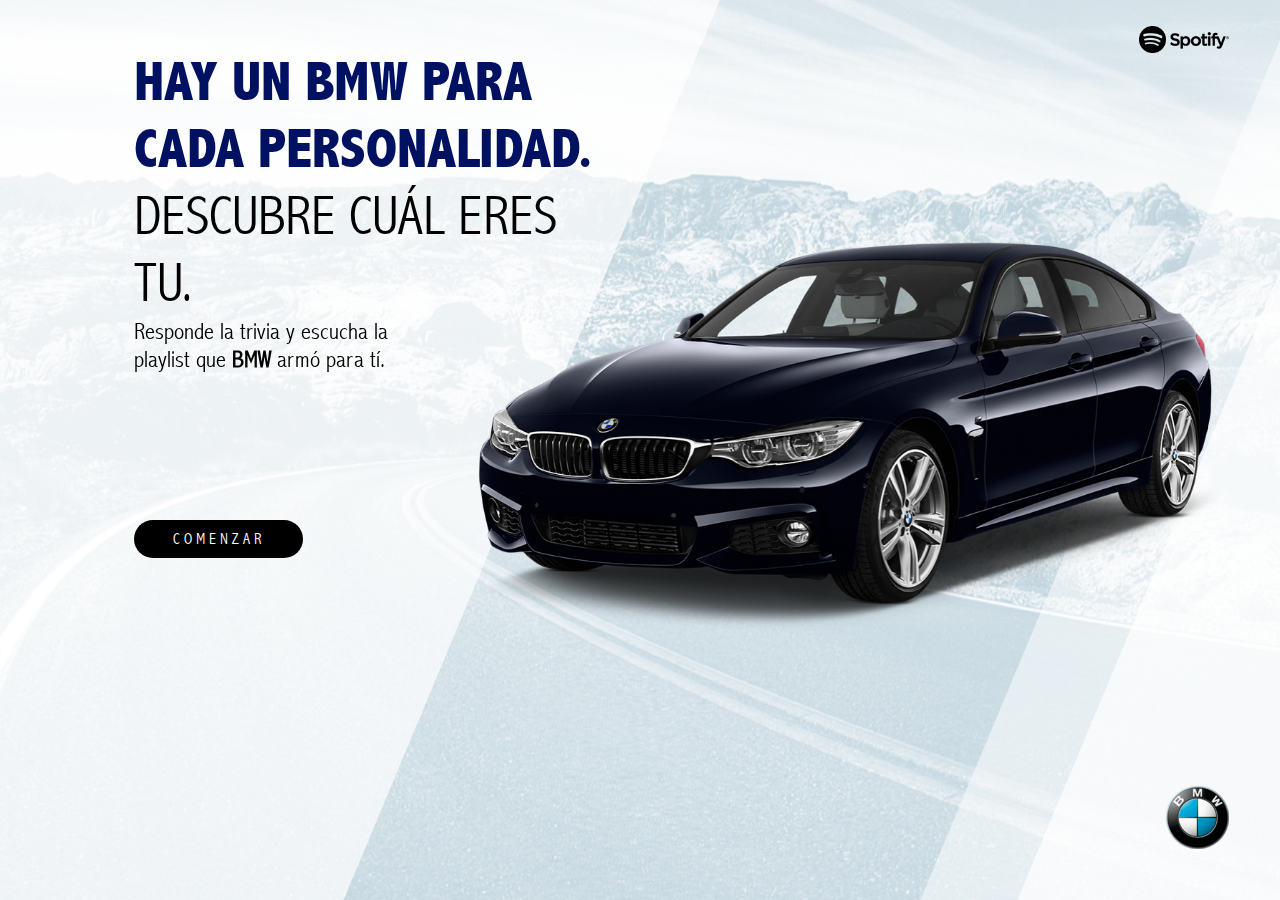
<file: index.html>
<!DOCTYPE html>
<html lang="en">
<head>
    <meta charset="UTF-8">
    <link rel="stylesheet" href="css/fonts/fonts.css">
    <link rel="stylesheet" media="(min-width: 1250px)" href="css/tema-1200.css" />
    <link rel="stylesheet" media="(min-width: 900px) and (max-width: 1249px)" href="css/tema-900.css" />
    <link rel="stylesheet" media="(min-width: 640px) and (max-width: 899px)" href="css/tema-640.css" />
    <link rel="stylesheet" media="(max-width: 639px)" href="css/tema-480.css" />
    <link rel="icon" type="image/png" href="img/favicon.png" />
    <title>BMW</title>
</head>
<body>
    <header>
        <img src="img/spotify.png" alt="spotify" class="spotify">
    </header>
    <section class="index">
        <div class="titulo">
            <span class="mayusculas abadibold azul">hay un bmw para cada personalidad.</span>
            <span class="mayusculas abadilight">Descubre cuál eres tu.</span>
        </div>
        <p class="abadilight subtitulo">Responde la trivia y escucha la playlist que <b class="mayusculas">bmw</b> armó para tí.</p>
        <img src="img/auto.png" alt="auto" class="auto">
        <a class="abadilight mayusculas boton" href="paso1.html">comenzar</a>
    </section>
    <footer>
        <img src="img/logo.png" alt="bmw" class="bmw">
    </footer>
</body>
</html>
</file>
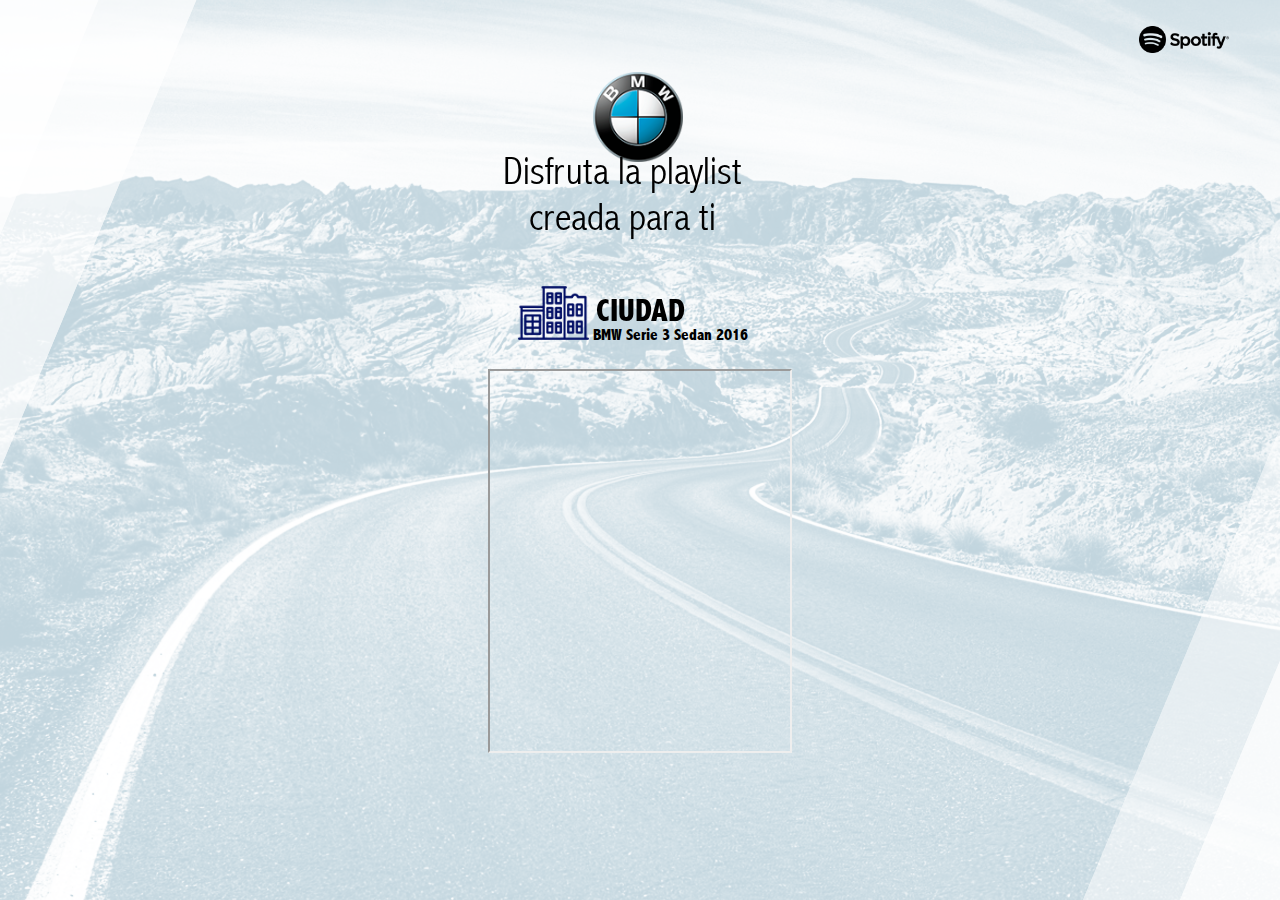
<file: final.html>
<!DOCTYPE html>
<html lang="en">
<head>
    <meta charset="UTF-8">
    <link rel="stylesheet" href="css/fonts/fonts.css">
    <link rel="stylesheet" media="(min-width: 1250px)" href="css/tema-paso-1200.css">
    <link rel="stylesheet" media="(min-width: 900px) and (max-width: 1249px)" href="css/tema-paso-900.css" />
    <link rel="stylesheet" media="(min-width: 640px) and (max-width: 899px)" href="css/tema-paso-640.css" />
    <link rel="stylesheet" media="(max-width: 639px)" href="css/tema-paso-480.css" />
    <link rel="icon" type="image/png" href="img/favicon.png" />
    <title>BMW</title>
</head>
<body>
<header>
    <img src="img/spotify.png" alt="spotify" class="spotify">
</header>
<section>
    <img src="img/logo.png" alt="bmw" class="bmw-paso">
    <span class="subtitulo abadilight subtitulo4">Disfruta la playlist creada para ti</span>
    <div class="div-ciudad paso3">
        <img src="img/ciudad.png" alt="ciudad">
        <p class="abadibold mayusculas">ciudad</p>
        <span class="abadibold">BMW Serie 3 Sedan 2016</span>
    </div>
    <iframe src="https://embed.spotify.com/?uri=spotify:user:spotify:playlist:3rgsDhGHZxZ9sB9DQWQfuf" width="300" height="380"></iframe>
</section>
</body>
</html>
</file>
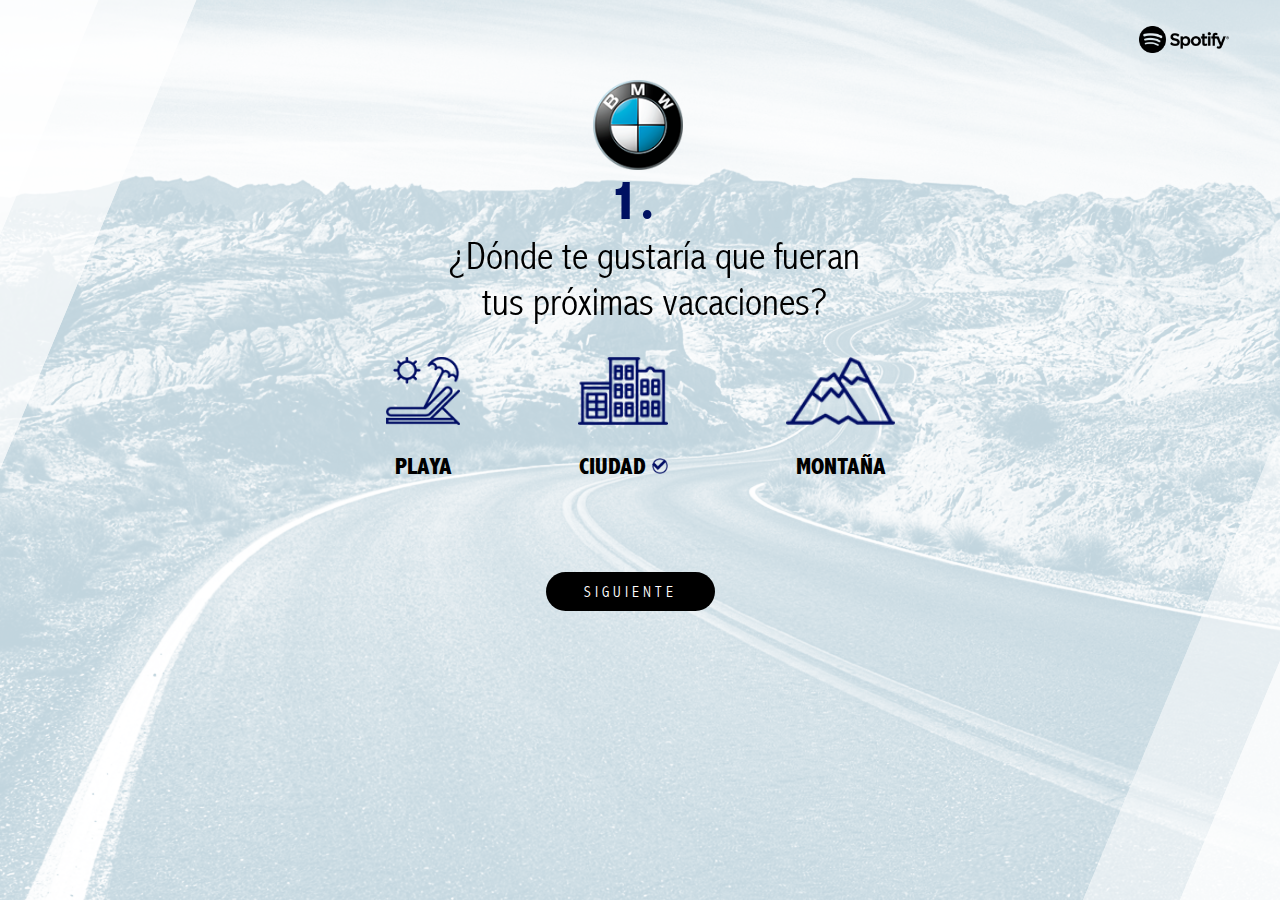
<file: paso1.html>
<!DOCTYPE html>
<html lang="en">
<head>
    <meta charset="UTF-8">
    <link rel="stylesheet" href="css/fonts/fonts.css">
    <link rel="stylesheet" media="(min-width: 1250px)" href="css/tema-paso-1200.css">
    <link rel="stylesheet" media="(min-width: 900px) and (max-width: 1249px)" href="css/tema-paso-900.css" />
    <link rel="stylesheet" media="(min-width: 640px) and (max-width: 899px)" href="css/tema-paso-640.css" />
    <link rel="stylesheet" media="(max-width: 639px)" href="css/tema-paso-480.css" />
    <link rel="icon" type="image/png" href="img/favicon.png" />
    <title>BMW - Paso 1</title>
</head>
<body>
    <header>
        <img src="img/spotify.png" alt="spotify" class="spotify">
    </header>
    <section>
        <img src="img/logo.png" alt="bmw" class="bmw-paso">
        <span class="titulo azul abadibold">1.</span>
        <span class="subtitulo abadilight">¿Dónde te gustaría que fueran tus próximas vacaciones?</span>
        <ul id="tamanio-lista">
            <li>
                <img src="img/playa.png" alt="playa">
                <p class="abadibold mayusculas">playa</p>
            </li>
            <li>
                <img src="img/ciudad.png" alt="ciudad">
                <p class="abadibold mayusculas">ciudad          <img id="tilde" src="img/tilde.png" alt="tilde"></p>
            </li>
            <li>
                <img src="img/montaña.png" alt="montania">
                <p class="abadibold mayusculas">montaña</p>
            </li>
        </ul>
        <a class="abadilight mayusculas boton-paso" href="paso2.html">siguiente</a>
    </section>
</body>
</html>
</file>
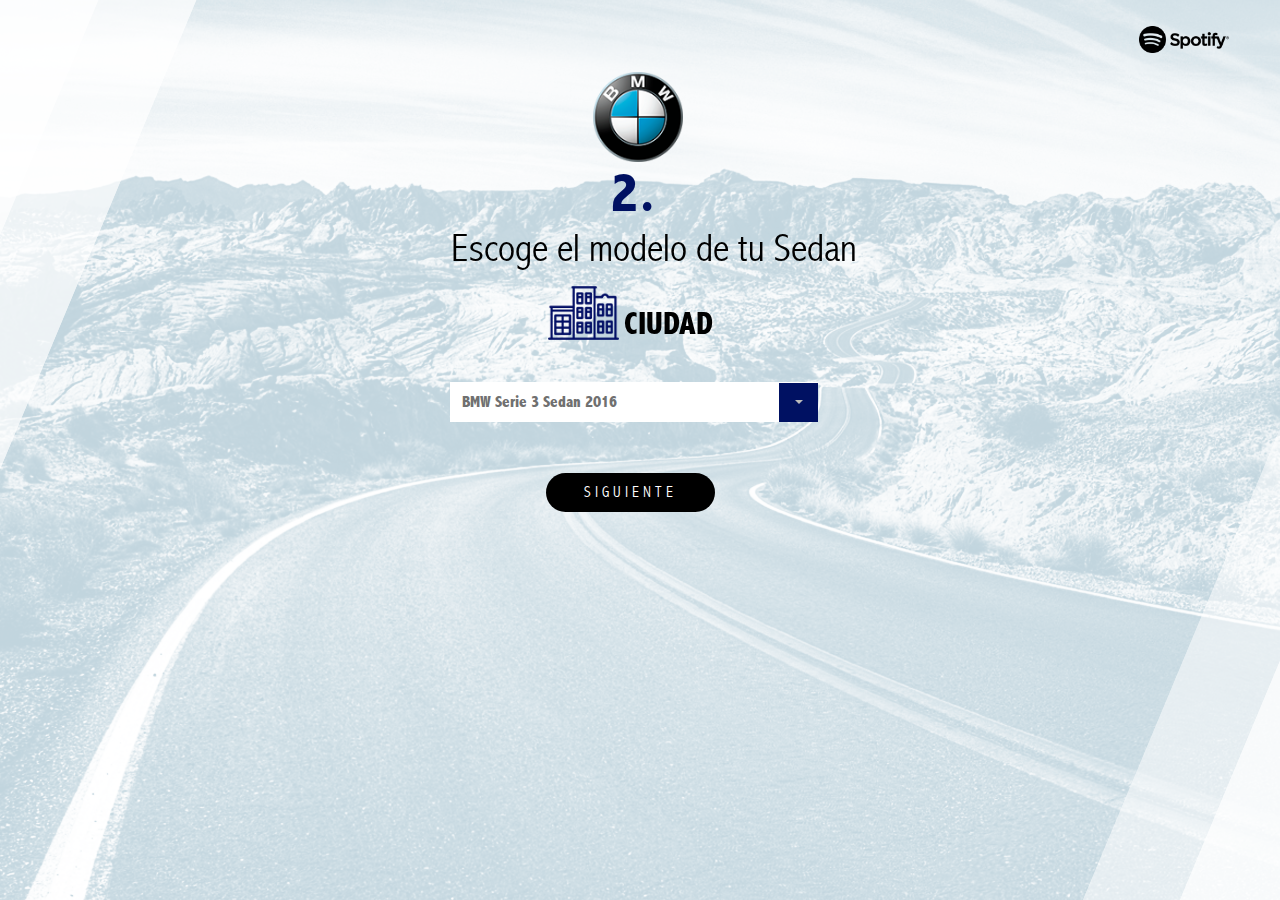
<file: paso2.html>
<!DOCTYPE html>
<html lang="en">
<head>
    <meta charset="UTF-8">
    <link rel="stylesheet" href="css/fonts/fonts.css">
    <link rel="stylesheet" href="css/selectric.css">
    <link rel="stylesheet" media="(min-width: 1250px)" href="css/tema-paso-1200.css">
    <link rel="stylesheet" media="(min-width: 900px) and (max-width: 1249px)" href="css/tema-paso-900.css" />
    <link rel="stylesheet" media="(min-width: 640px) and (max-width: 899px)" href="css/tema-paso-640.css" />
    <link rel="stylesheet" media="(max-width: 639px)" href="css/tema-paso-480.css" />
    <script src="js/jquery.js"></script>
    <script src="js/jquery.selectric.min.js"></script>
    <script>
        $(function() {
            $('select').selectric();
        });
    </script>
    <link rel="icon" type="image/png" href="img/favicon.png" />
    <title>BMW - Paso 2</title>
</head>
<body>
<header>
    <img src="img/spotify.png" alt="spotify" class="spotify">
</header>
<section>
    <img src="img/logo.png" alt="bmw" class="bmw-paso">
    <span class="titulo azul abadibold">2.</span>
    <span class="subtitulo abadilight">Escoge el modelo de tu Sedan</span>
    <div class="div-ciudad">
        <img src="img/ciudad.png" alt="ciudad">
        <p class="abadibold mayusculas">ciudad</p>
    </div>
    <div class="select abadibold">
        <select name="auto">
            <option value="serie3">BMW Serie 3 Sedan 2016</option>
            <option value="serie5">BMW Serie 5 Sedán 2016</option>
            <option value="serie7">BMW Serie 7 Sedan 2016</option>
            <option value="m3">BMW M3 Sedán 2016</option>
            <option value="m5">BMW M5 Sedán 2016</option>
        </select>
    </div>
    <a class="abadilight mayusculas boton-paso" href="paso3.html">siguiente</a>
</section>
</body>
</html>
</file>
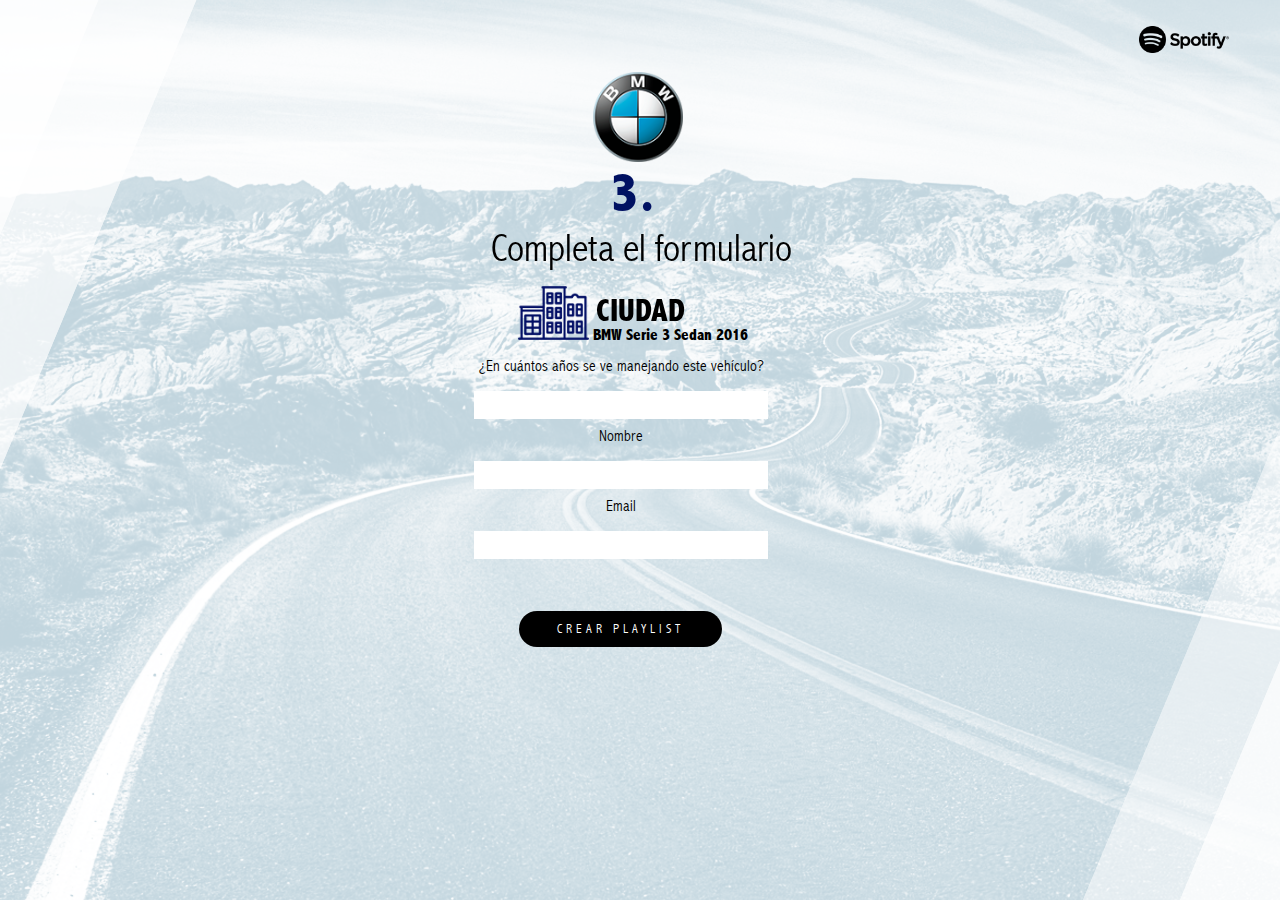
<file: paso3.html>
<!DOCTYPE html>
<html lang="en">
<head>
    <meta charset="UTF-8">
    <link rel="stylesheet" href="css/fonts/fonts.css">
    <link rel="stylesheet" media="(min-width: 1250px)" href="css/tema-paso-1200.css">
    <link rel="stylesheet" media="(min-width: 900px) and (max-width: 1249px)" href="css/tema-paso-900.css" />
    <link rel="stylesheet" media="(min-width: 640px) and (max-width: 899px)" href="css/tema-paso-640.css" />
    <link rel="stylesheet" media="(max-width: 639px)" href="css/tema-paso-480.css" />
    <link rel="icon" type="image/png" href="img/favicon.png" />
    <title>BMW - Paso 3</title>
</head>
<body>
<header>
    <img src="img/spotify.png" alt="spotify" class="spotify">
</header>
<section>
    <img src="img/logo.png" alt="bmw" class="bmw-paso">
    <span class="titulo azul abadibold">3.</span>
    <span class="subtitulo abadilight subtitulo3">Completa el formulario</span>
    <div class="div-ciudad paso3">
        <img src="img/ciudad.png" alt="ciudad">
        <p class="abadibold mayusculas">ciudad</p>
        <span class="abadibold">BMW Serie 3 Sedan 2016</span>
    </div>
    <div class="paso3 abadilight">
        <form action="final.html" method="post">
            <p>¿En cuántos años se ve manejando este vehículo?</p>
            <input type="text" name="tiempo">
            <p>Nombre</p>
            <input type="text" name="lastname">
            <p>Email</p>
            <input type="text" name="lastname">
            <br>
            <input class="abadilight mayusculas boton-paso" type="submit" value="crear playlist">
        </form>
    </div>
</section>
</body>
</html>
</file>
<file: css/fonts/fonts.css>
@font-face {
    font-family: 'AbadiMT-CondensedExtraBold';
    src: url('original_AbadiMTCondensedExtraBold.eot?#iefix') format('embedded-opentype'),
    url('original_AbadiMTCondensedExtraBold.woff') format('woff'),
    url('original_AbadiMTCondensedExtraBold.ttf') format('truetype');
    font-weight: normal;
    font-style: normal;
}

@font-face {
    font-family: 'AbadiMT-CondensedLight';
    src: url('original_AbadiMTCondensedLight.eot?#iefix') format('embedded-opentype'),
    url('original_AbadiMTCondensedLight.woff') format('woff'),
    url('original_AbadiMTCondensedLight.ttf') format('truetype');
    font-weight: normal;
    font-style: normal;
}

@font-face {
    font-family: 'AbadiMT-Condensed';
    src: url('original_AbadiMTCondensed.eot?#iefix') format('embedded-opentype'),
    url('original_AbadiMTCondensed.woff') format('woff'),
    url('original_AbadiMTCondensed.ttf') format('truetype');
    font-weight: normal;
    font-style: normal;
}

.abadibold{
    font-family: 'AbadiMT-CondensedExtraBold';
}

.abadilight{
    font-family: 'AbadiMT-CondensedLight';
}

.abadi{
    font-family: 'AbadiMT-Condensed';
}
</file>
<file: css/tema-1200.css>
body{
    background: url("../img/fondo.png") 100% no-repeat fixed;
    font-size: 1em;
}

.auto{
    position: relative;
    right: 0;
    margin: 11% 4% 0 42%;
    width: 90%;
}

.spotify{
    position: fixed;
    right: 0;
    top: 0;
    margin: 2% 4% 0 0;
    height: 3%;
}

.bmw{
    position: fixed;
    right: 0;
    bottom: 0;
    margin: 0 4% 4% 0;
    height: 7%;
}

.mayusculas{
    text-transform: uppercase;
}

.azul{
    color: #001162;
}

.index{
    margin-top: 12%;
    margin-left: 10%;
    margin-right: 25%;
}

.boton{
    color: white;
    background-color: black;
    border-radius: 40px;
    text-decoration: none;
    position: fixed;
    margin-top: -9%;
    padding: 0.8% 3% 0.8% 3%;
    letter-spacing: 4px;
}

.boton-paso{
    border: 0 solid transparent;
    color: white;
    background-color: black;
    border-radius: 40px;
    text-decoration: none;
    position: fixed;
    padding: 0.8% 3% 0.8% 3%;
    letter-spacing: 4px;
}

.titulo{
    position: fixed;
    font-size: 3.5em;
    width: 38%;
    margin-top: -8%;
}

.subtitulo{
    position: fixed;
    margin-top: 13%;
    font-size: 1.5em;
    width: 23%;
}

button{
    cursor: pointer;
}
</file>
<file: css/tema-900.css>
body{
    background: url("../img/fondo.png") 100% no-repeat fixed;
    font-size: 1em;
}

.auto{
    position: relative;
    right: 0;
    margin: 11% 4% 0 42%;
    width: 90%;
}

.spotify{
    position: fixed;
    right: 0;
    top: 0;
    margin: 2% 4% 0 0;
    height: 3%;
}

.bmw{
    position: fixed;
    right: 0;
    bottom: 0;
    margin: 0 4% 3% 0;
    width: 4%;
}

.mayusculas{
    text-transform: uppercase;
}

.azul{
    color: #001162;
}

.index{
    margin-top: 12%;
    margin-left: 10%;
    margin-right: 25%;
}

.boton{
    color: white;
    background-color: black;
    border-radius: 40px;
    text-decoration: none;
    position: fixed;
    margin-top: -9%;
    padding: 0.8% 3% 0.8% 3%;
    letter-spacing: 4px;
}

.boton-paso{
    border: 0 solid transparent;
    color: white;
    background-color: black;
    border-radius: 40px;
    text-decoration: none;
    position: fixed;
    padding: 0.8% 3% 0.8% 3%;
    letter-spacing: 4px;
}

.titulo{
    position: fixed;
    font-size: 2.5em;
    width: 38%;
    margin-top: -8%;
}

.subtitulo{
    position: fixed;
    margin-top: 17%;
    font-size: 1.5em;
    width: 26%;
}

button{
    cursor: pointer;
}
</file>
<file: css/tema-640.css>
body{
    background: url("../img/fondo.png") 100% no-repeat fixed;
    font-size: 1em;
}

.auto{
    position: relative;
    right: 0;
    margin: 11% 4% 0 42%;
    width: 90%;
}

.spotify{
    position: fixed;
    right: 0;
    top: 0;
    margin: 2% 4% 0 0;
    height: 3%;
}

.bmw{
    position: fixed;
    right: 0;
    bottom: 0;
    margin: 0 4% 3% 0;
    width: 4%;
}

.mayusculas{
    text-transform: uppercase;
}

.azul{
    color: #001162;
}

.index{
    margin-top: 12%;
    margin-left: 10%;
    margin-right: 25%;
}

.boton{
    color: white;
    background-color: black;
    border-radius: 40px;
    text-decoration: none;
    position: fixed;
    margin-top: -9%;
    padding: 0.8% 3% 0.8% 3%;
    letter-spacing: 4px;
}

.boton-paso{
    border: 0 solid transparent;
    color: white;
    background-color: black;
    border-radius: 40px;
    text-decoration: none;
    position: fixed;
    padding: 0.8% 3% 0.8% 3%;
    letter-spacing: 4px;
}

.titulo{
    position: fixed;
    font-size: 1.8em;
    width: 38%;
    margin-top: -8%;
}

.subtitulo{
    position: fixed;
    margin-top: 17%;
    font-size: 1em;
    width: 26%;
}

button{
    cursor: pointer;
}
</file>
<file: css/tema-480.css>
body{
    background: url("../img/fondo.png") 100% no-repeat fixed;
    font-size: 1em;
}

.auto{
    position: relative;
    right: 0;
    margin: 11% 4% 0 42%;
    width: 90%;
}

.spotify{
    position: fixed;
    right: 0;
    top: 0;
    margin: 2% 4% 0 0;
    height: 3%;
}

.bmw{
    position: fixed;
    right: 0;
    bottom: 0;
    margin: 0 4% 3% 0;
    width: 4%;
}

.mayusculas{
    text-transform: uppercase;
}

.azul{
    color: #001162;
}

.index{
    margin-top: 12%;
    margin-left: 10%;
    margin-right: 25%;
}

.boton{
    color: white;
    background-color: black;
    border-radius: 40px;
    text-decoration: none;
    position: fixed;
    margin-top: -9%;
    padding: 0.8% 3% 0.8% 3%;
    letter-spacing: 4px;
}

.boton-paso{
    border: 0 solid transparent;
    color: white;
    background-color: black;
    border-radius: 40px;
    text-decoration: none;
    position: fixed;
    padding: 0.8% 3% 0.8% 3%;
    letter-spacing: 4px;
}

.titulo{
    position: fixed;
    font-size: 1.3em;
    width: 38%;
    margin-top: -8%;
}

.subtitulo{
    position: fixed;
    margin-top: 17%;
    font-size: 0.8em;
    width: 26%;
}

button{
    cursor: pointer;
}
</file>
<file: css/tema-paso-1200.css>
body{
    background: url("../img/fondo-paso.png") 50% no-repeat fixed;
    overflow-y: hidden;
    font-size: 1em;
}

.auto{
    position: relative;
    right: 0;
    margin: 11% 4% 0 42%;
    width: 90%;
}

.spotify{
    position: fixed;
    right: 0;
    top: 0;
    margin: 2% 4% 0 0;
    height: 3%;
}

.bmw{
    position: fixed;
    right: 0;
    bottom: 0;
    margin: 0 4% 4% 0;
    height: 7%;
}

.bmw-paso{
    position: fixed;
    margin-left: 45.7%;
    height: 10%;
    margin-top: 5%;
}

.mayusculas{
    text-transform: uppercase;
}

.azul{
    color: #001162;
}

.index{
    margin-top: 12%;
    margin-left: 10%;
    margin-right: 25%;
}

.boton-paso{
    border: 0 solid transparent;
    color: white;
    background-color: black;
    border-radius: 40px;
    margin: 4% 0 0 42%;
    text-decoration: none;
    position: fixed;
    padding: 0.8% 3% 0.8% 3%;
    letter-spacing: 4px;
}

.titulo{
    position: fixed;
    font-size: 3.5em;
    margin: 12% 0 0 47%;
}

.subtitulo{
    position: fixed;
    margin: 17% 0 0 34%;
    font-size: 2.5em;
    width: 33%;
    text-align: center;
}

.subtitulo3{
    margin: 17% 0 0 33%;
}

.subtitulo4{
    margin: 11% 0 0 38%;
    width: 20%;
}

button, a, input{
    cursor: pointer;
}

#tamanio-lista{
    margin-left: 6%;
    text-align:center;
    padding-top: 27%;
}

li{
    margin-right: 10%;
    display: inline-block;
}

li img:first-child{
    height: 68px;
}

li p{
    font-size: 1.5em;
}

#tilde{
    height: 16px;
}

.div-ciudad{
    margin-left: -9%;
    text-align: center;
    padding-top: 22%;
}

.div-ciudad p{
    font-size: 2em;
    position: fixed;
    margin-left: 57%;
    margin-top: -3%;
}

.div-ciudad img{
    height: 54px;
}

.select{
    width: 29%;
    margin-left: 35%;
    margin-top: 3%;
}

.paso3 img{
    margin-left: 7.3%;
}

.paso3 p{
    font-size: 2em;
    position: fixed;
    margin-left: 54.8%;
    margin-top: -4%;
}

.paso3 form{
    text-align: center;
    margin-top: 1%;
    margin-left: -3%;
}

.paso3 form p{
    font-size: 1em;
    margin-top: 7px;
    margin-left: 0;
    position: relative;
}

.paso3 .boton-paso{
    margin: 4% 0 0 -8%;
}

input{
    border-width:0;
    padding: 1% 0 0 9%;
}

input:focus{
    outline:0;
}

iframe{
    margin-left: 38%;
    margin-top: 2%;
}
</file>
<file: css/tema-paso-900.css>
body{
    background: url("../img/fondo-paso.png") 50% no-repeat fixed;
    overflow-y: hidden;
    font-size: 1em;
}

.auto{
    position: relative;
    right: 0;
    margin: 11% 4% 0 42%;
    width: 90%;
}

.spotify{
    position: fixed;
    right: 0;
    top: 0;
    margin: 2% 4% 0 0;
    height: 3%;
}

.bmw{
    position: fixed;
    right: 0;
    bottom: 0;
    margin: 0 4% 4% 0;
    height: 7%;
}

.bmw-paso{
    position: fixed;
    margin-left: 45.7%;
    height: 10%;
    margin-top: 5%;
}

.mayusculas{
    text-transform: uppercase;
}

.azul{
    color: #001162;
}

.index{
    margin-top: 12%;
    margin-left: 10%;
    margin-right: 25%;
}

.boton-paso{
    border: 0 solid transparent;
    color: white;
    background-color: black;
    border-radius: 40px;
    margin: 4% 0 0 42%;
    text-decoration: none;
    position: fixed;
    padding: 0.8% 3% 0.8% 3%;
    letter-spacing: 4px;
}

.titulo{
    position: fixed;
    font-size: 3.5em;
    margin: 12% 0 0 47%;
}

.subtitulo{
    position: fixed;
    margin: 17% 0 0 31%;
    font-size: 2em;
    width: 37%;
    text-align: center;
}

.subtitulo3{
    margin: 17% 0 0 31%;
}

.subtitulo4{
    margin: 11% 0 0 39%;
    width: 20%;
}

button, a, input{
    cursor: pointer;
}

#tamanio-lista{
    margin-left: 6%;
    text-align:center;
    padding-top: 27%;
}

li{
    margin-right: 10%;
    display: inline-block;
}

li img:first-child{
    height: 68px;
}

li p{
    font-size: 1.5em;
}

#tilde{
    height: 16px;
}

.div-ciudad{
    margin-left: -9%;
    text-align: center;
    padding-top: 22%;
}

.div-ciudad p{
    font-size: 2em;
    position: fixed;
    margin-left: 58%;
    margin-top: -4%;
}

.div-ciudad img{
    height: 54px;
}

.select{
    width: 29%;
    margin-left: 35%;
    margin-top: 3%;
}

.paso3 img{
    margin-left: 10%;
}

.paso3 p{
    font-size: 2em;
    position: fixed;
    margin-left: 54.6%;
    margin-top: -5%;
}

.paso3 form{
    text-align: center;
    margin-top: 1%;
}

.paso3 form p{
    font-size: 1em;
    margin-top: 7px;
    margin-left: 0;
    position: relative;
}

.paso3 .boton-paso{
    margin: 4% 0 0 -10%;
}

input{
    border-width:0;
    padding: 1% 0 0 9%;
}

input:focus{
    outline:0;
}

iframe{
    margin-left: 34%;
    margin-top: 2%;
}
</file>
<file: css/tema-paso-640.css>
body{
    background: url("../img/fondo-paso.png") 50% no-repeat fixed;
    overflow-y: hidden;
    font-size: 1em;
}

.auto{
    position: relative;
    right: 0;
    margin: 11% 4% 0 42%;
    width: 90%;
}

.spotify{
    position: fixed;
    right: 0;
    top: 0;
    margin: 2% 4% 0 0;
    height: 3%;
}

.bmw-paso{
    position: fixed;
    margin-left: 45.7%;
    height: 7%;
    margin-top: 5%;
}

.mayusculas{
    text-transform: uppercase;
}

.azul{
    color: #001162;
}

.index{
    margin-top: 12%;
    margin-left: 10%;
    margin-right: 25%;
}

.boton-paso{
    border: 0 solid transparent;
    color: white;
    background-color: black;
    border-radius: 40px;
    margin: 3% 0 0 40%;
    text-decoration: none;
    position: fixed;
    padding: 0.8% 3% 0.8% 3%;
    letter-spacing: 4px;
}

.titulo{
    position: fixed;
    font-size: 2.5em;
    margin: 12% 0 0 47.6%;
}

.subtitulo{
    position: fixed;
    margin: 19% 0 0 34%;
    width: 34%;
    text-align: center;
}

.subtitulo3{
    margin: 19% 0 0 33%;
}

.subtitulo4{
    margin: 14% 0 0 39%;
    width: 20%;
}

button, a, input{
    cursor: pointer;
}

#tamanio-lista{
    margin-left: 9%;
    text-align: center;
    padding-top: 30%;
}

li{
    margin-right: 10%;
    display: inline-block;
}

li img:first-child{
    height: 68px;
}

li p{
    font-size: 1.5em;
}

#tilde{
    height: 16px;
}

.div-ciudad{
    margin-left: -9%;
    text-align: center;
    padding-top: 25%;
}

.div-ciudad p{
    font-size: 2em;
    position: fixed;
    margin-left: 59%;
    margin-top: -6%;
}

.div-ciudad img{
    height: 54px;
}

.select{
    width: 29%;
    margin-left: 35%;
    margin-top: 3%;
}

.paso3 img{
    margin-left: 10.3%;
}

.paso3 p{
    font-size: 2em;
    position: fixed;
    margin-left: 52%;
    margin-top: -8%;
}

.paso3 form{
    text-align: center;
    margin-top: 1%;
    margin-left: 1%;
}

.paso3 form p{
    font-size: 1em;
    margin-top: 7px;
    margin-left: 0;
    position: relative;
}

.paso3 .boton-paso{
    margin: 4% 0 0 -13%;
}

input{
    border-width:0;
    padding: 1% 0 0 9%;
}

input:focus{
    outline:0;
}

iframe{
    margin-left: 27%;
    margin-top: 2%;
}
</file>
<file: css/tema-paso-480.css>
body{
    background: url("../img/fondo-paso.png") 50% no-repeat fixed;
    overflow-y: hidden;
    font-size: 1em;
}

.auto{
    position: relative;
    right: 0;
    margin: 11% 4% 0 42%;
    width: 90%;
}

.spotify{
    position: fixed;
    right: 0;
    top: 0;
    margin: 2% 4% 0 0;
    height: 3%;
}

.bmw-paso{
    position: fixed;
    margin-left: 40.7%;
    height: 7%;
    margin-top: 5%;
}

.mayusculas{
    text-transform: uppercase;
}

.azul{
    color: #001162;
}

.index{
    margin-top: 12%;
    margin-left: 10%;
    margin-right: 25%;
}

.boton-paso{
    border: 0 solid transparent;
    color: white;
    background-color: black;
    border-radius: 40px;
    margin: 3% 0 0 33%;
    text-decoration: none;
    position: fixed;
    padding: 0.8% 3% 0.8% 3%;
    letter-spacing: 4px;
}

.titulo{
    position: fixed;
    font-size: 2em;
    margin: 16% 0 0 44%;
}

.subtitulo{
    position: fixed;
    margin: 25% 0 0 30%;
    width: 35%;
    text-align: center;
}

.subtitulo3{
    margin: 23% 0 0 28%;
}

.subtitulo4{
    margin: 16% 0 0 36%;
    width: 20%;
}

button, a, input{
    cursor: pointer;
}

#tamanio-lista{
    margin-left: 9%;
    text-align: center;
    padding-top: 30%;
}

li{
    margin-right: 10%;
    display: inline-block;
}

li img:first-child{
    height: 68px;
}

li p{
    font-size: 1.5em;
}

#tilde{
    height: 16px;
}

.div-ciudad{
    margin-left: -20%;
    text-align: center;
    padding-top: 31%;
}

.div-ciudad p{
    font-size: 2em;
    position: fixed;
    margin-left: 66%;
    margin-top: -7%;
}

.div-ciudad img{
    height: 54px;
}

.select{
    width: 29%;
    margin-left: 31%;
    margin-top: 3%;
}

.paso3 img{
    margin-left: 9.3%;
}

.paso3 p{
    font-size: 2em;
    position: fixed;
    margin-left: 55%;
    margin-top: -10%;
}

.paso3 form{
    text-align: center;
    margin-top: 1%;
    margin-left: -6%;
}

.paso3 form p{
    font-size: 1em;
    margin-top: 7px;
    margin-left: 0;
    position: relative;
}

.paso3 .boton-paso{
    margin: 4% 0 0 -17%;
}

input{
    border-width:0;
    padding: 1% 0 0 9%;
}

input:focus{
    outline:0;
}

iframe{
    margin-left: 14%;
    margin-top: 2%;
}
</file>
<file: css/selectric.css>
/*======================================
  Selectric v1.11.0
======================================*/

.selectric-wrapper {
  position: relative;
  cursor: pointer;
}

.selectric-responsive {
  width: 100%;
}

.selectric {
  border: 1px solid #FFFFFF;
  background: #FFFFFF;
  position: relative;
  border-radius: 0px;
}

.selectric .label {
  display: block;
  white-space: nowrap;
  overflow: hidden;
  text-overflow: ellipsis;
  margin: 0 38px 0 3%;
  line-height: 38px;
  color: #707070;
  height: 38px;
  -webkit-user-select: none;
     -moz-user-select: none;
      -ms-user-select: none;
          user-select: none;
}

.selectric .button {
  background: #001162;
  border-radius: 0px;
  display: block;
  position: absolute;
  right: undefinedpx;
  top: 0;
  bottom: 0;
  margin: -0.1% 0 0 90%;
  width: 39px;
  height: 39px;
  color: #FFFFFF;
  text-align: center;
  font: 0/0 a;
  *font: 41px/41px Lucida Sans Unicode, Arial Unicode MS, Arial;
}

.selectric .button:after {
  content: " ";
  position: absolute;
  top: 0;
  right: 0;
  bottom: 0;
  left: 0;
  margin: auto;
  width: 0;
  height: 0;
  border: 4px solid transparent;
  border-top-color: #BBB;
  border-bottom: none;
}

.selectric-focus .selectric {
  border-color: #aaaaaa;
}

.selectric-hover .selectric {
  border-color: #c4c4c4;
}

.selectric-hover .selectric .button {
  color: #a2a2a2;
}

.selectric-hover .selectric .button:after {
  border-top-color: #a2a2a2;
}

.selectric-open {
  z-index: 9999;
}

.selectric-open .selectric {
  border-color: #c4c4c4;
}

.selectric-open .selectric-items {
  display: block;
  width: 199px !important;
}

.selectric-disabled {
  filter: alpha(opacity=50);
  opacity: 0.5;
  cursor: default;
  -webkit-user-select: none;
     -moz-user-select: none;
      -ms-user-select: none;
          user-select: none;
}

.selectric-hide-select {
  position: relative;
  overflow: hidden;
  width: 0;
  height: 0;
}

.selectric-hide-select select {
  position: absolute;
  left: -100%;
}

.selectric-hide-select.selectric-is-native {
  position: absolute;
  width: 100%;
  height: 100%;
  z-index: 10;
}

.selectric-hide-select.selectric-is-native select {
  position: absolute;
  top: 0;
  left: 0;
  right: 0;
  height: 100%;
  width: 100%;
  border: none;
  z-index: 1;
  box-sizing: border-box;
  opacity: 0;
}

.selectric-input {
  position: absolute !important;
  top: 0 !important;
  left: 0 !important;
  overflow: hidden !important;
  clip: rect(0, 0, 0, 0) !important;
  margin: 0 !important;
  padding: 0 !important;
  width: 1px !important;
  height: 1px !important;
  outline: none !important;
  border: none !important;
  *font: 0/0 a !important;
  background: none !important;
}

.selectric-temp-show {
  position: absolute !important;
  visibility: hidden !important;
  display: block !important;
}

/* Items box */
.selectric-items {
  display: none;
  position: absolute;
  top: 100%;
  left: 0;
  background: #F8F8F8;
  border: 1px solid #c4c4c4;
  z-index: -1;
  box-shadow: 0 0 10px -6px;
}

.selectric-items .selectric-scroll {
  height: 100%;
  overflow: auto;
}

.selectric-above .selectric-items {
  top: auto;
  bottom: 100%;
}

.selectric-items ul, .selectric-items li {
  list-style: none;
  padding: 0;
  line-height: 20px;
  min-height: 20px;
}

.selectric-items li {
  display: block;
  padding: 10px;
  color: #666;
  cursor: pointer;
}

.selectric-items li.selected {
  background: #E0E0E0;
  width: 94.9%;
  color: #444;
}

.selectric-items li.highlighted {
  background: #D0D0D0;
  width: 94.9%;
  color: #444;
}

.selectric-items li:hover {
  background: #001162;
  width: 94.9%;
  color: #FFFFFF;
}

.selectric-items .disabled {
  filter: alpha(opacity=50);
  opacity: 0.5;
  cursor: default !important;
  background: none !important;
  color: #666 !important;
  -webkit-user-select: none;
     -moz-user-select: none;
      -ms-user-select: none;
          user-select: none;
}

.selectric-items .selectric-group .selectric-group-label {
  font-weight: bold;
  padding-left: 10px;
  cursor: default;
  -webkit-user-select: none;
     -moz-user-select: none;
      -ms-user-select: none;
          user-select: none;
  background: none;
  color: #444;
}

.selectric-items .selectric-group.disabled li {
  filter: alpha(opacity=100);
  opacity: 1;
}

.selectric-items .selectric-group li {
  padding-left: 25px;
}
</file>
